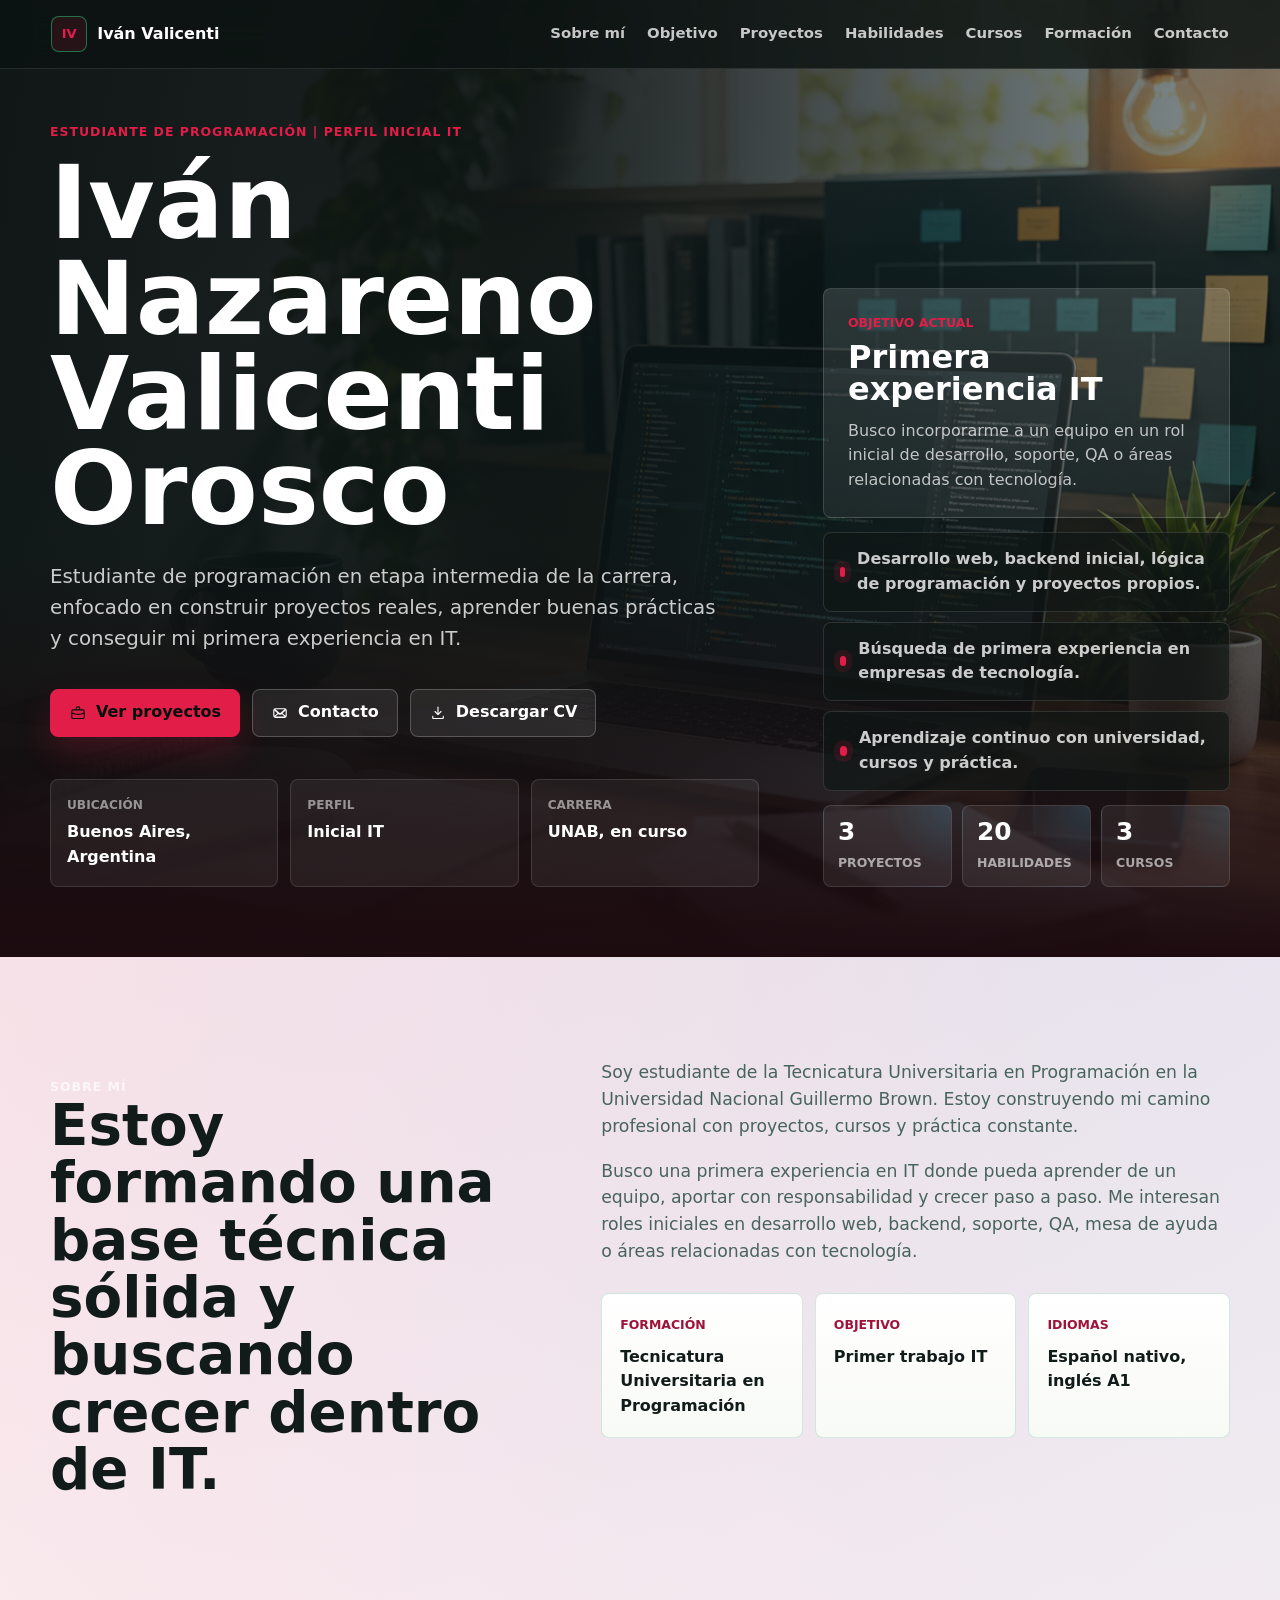
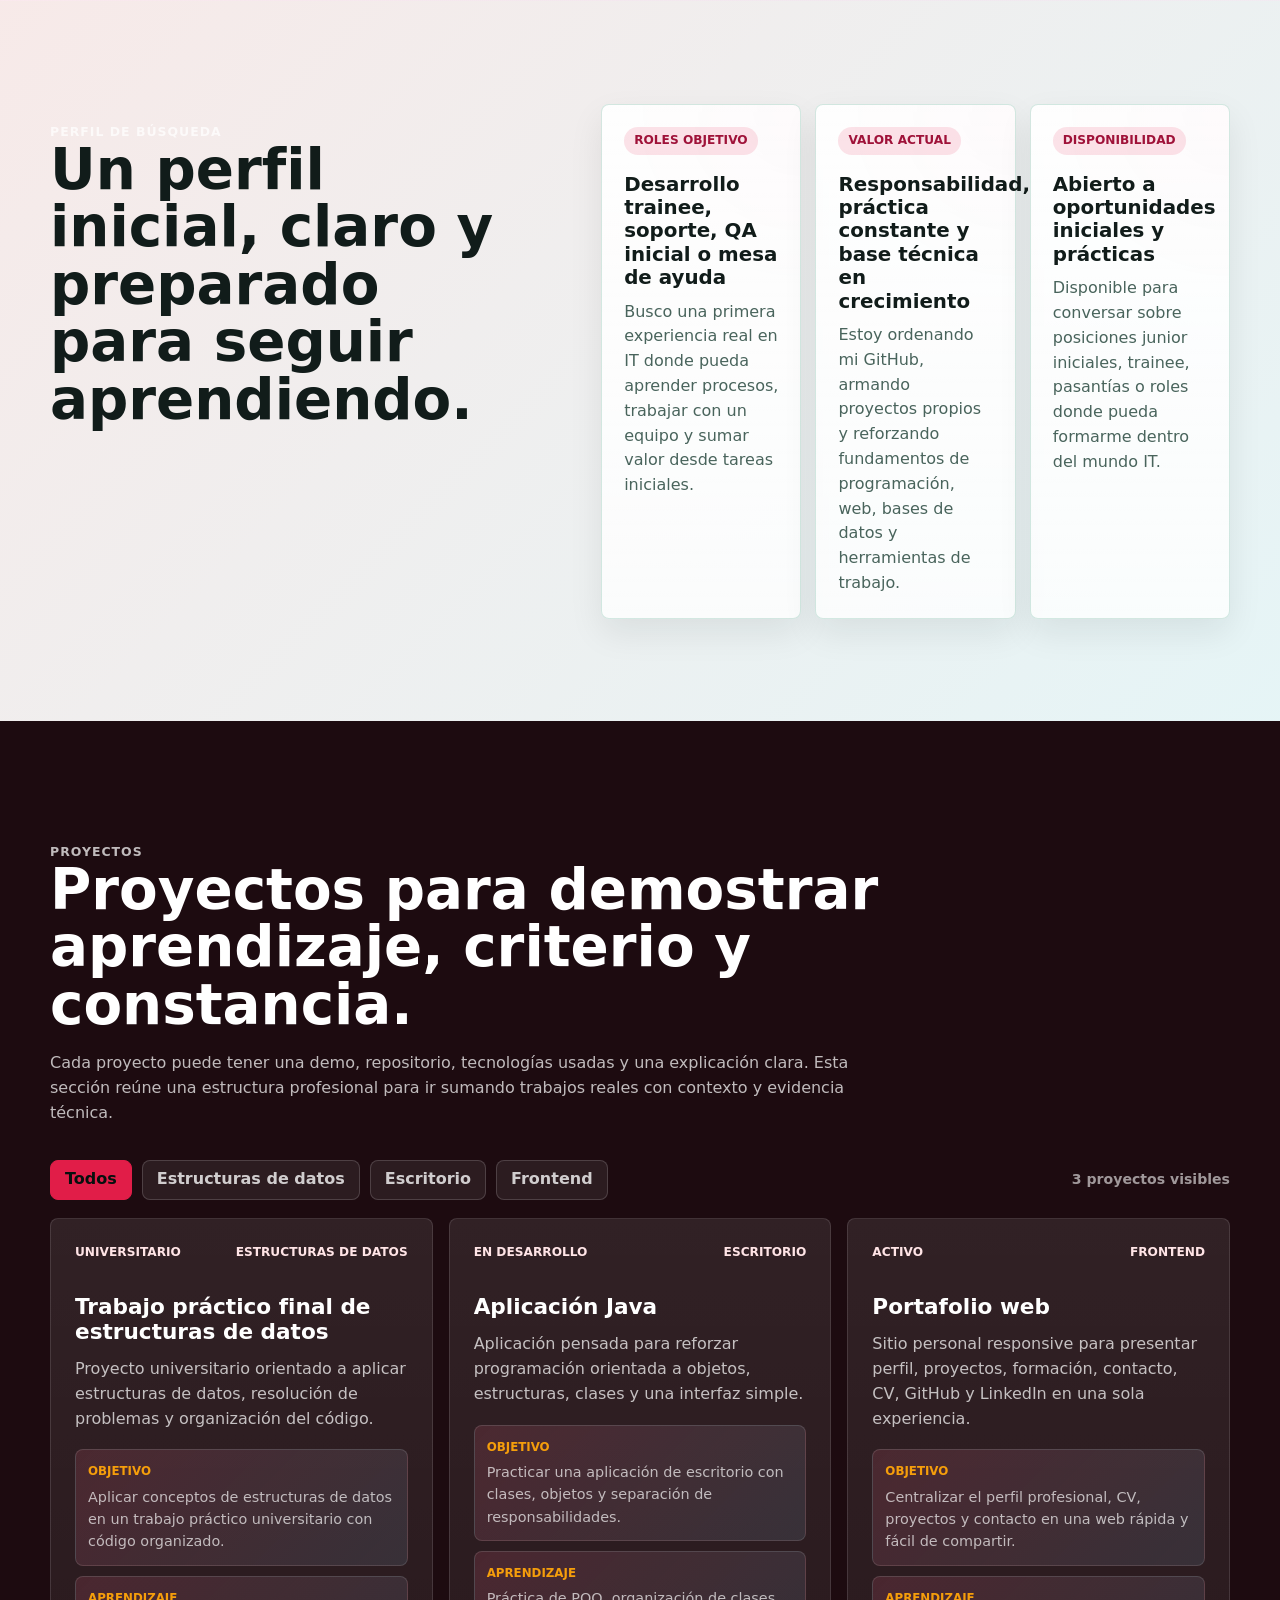
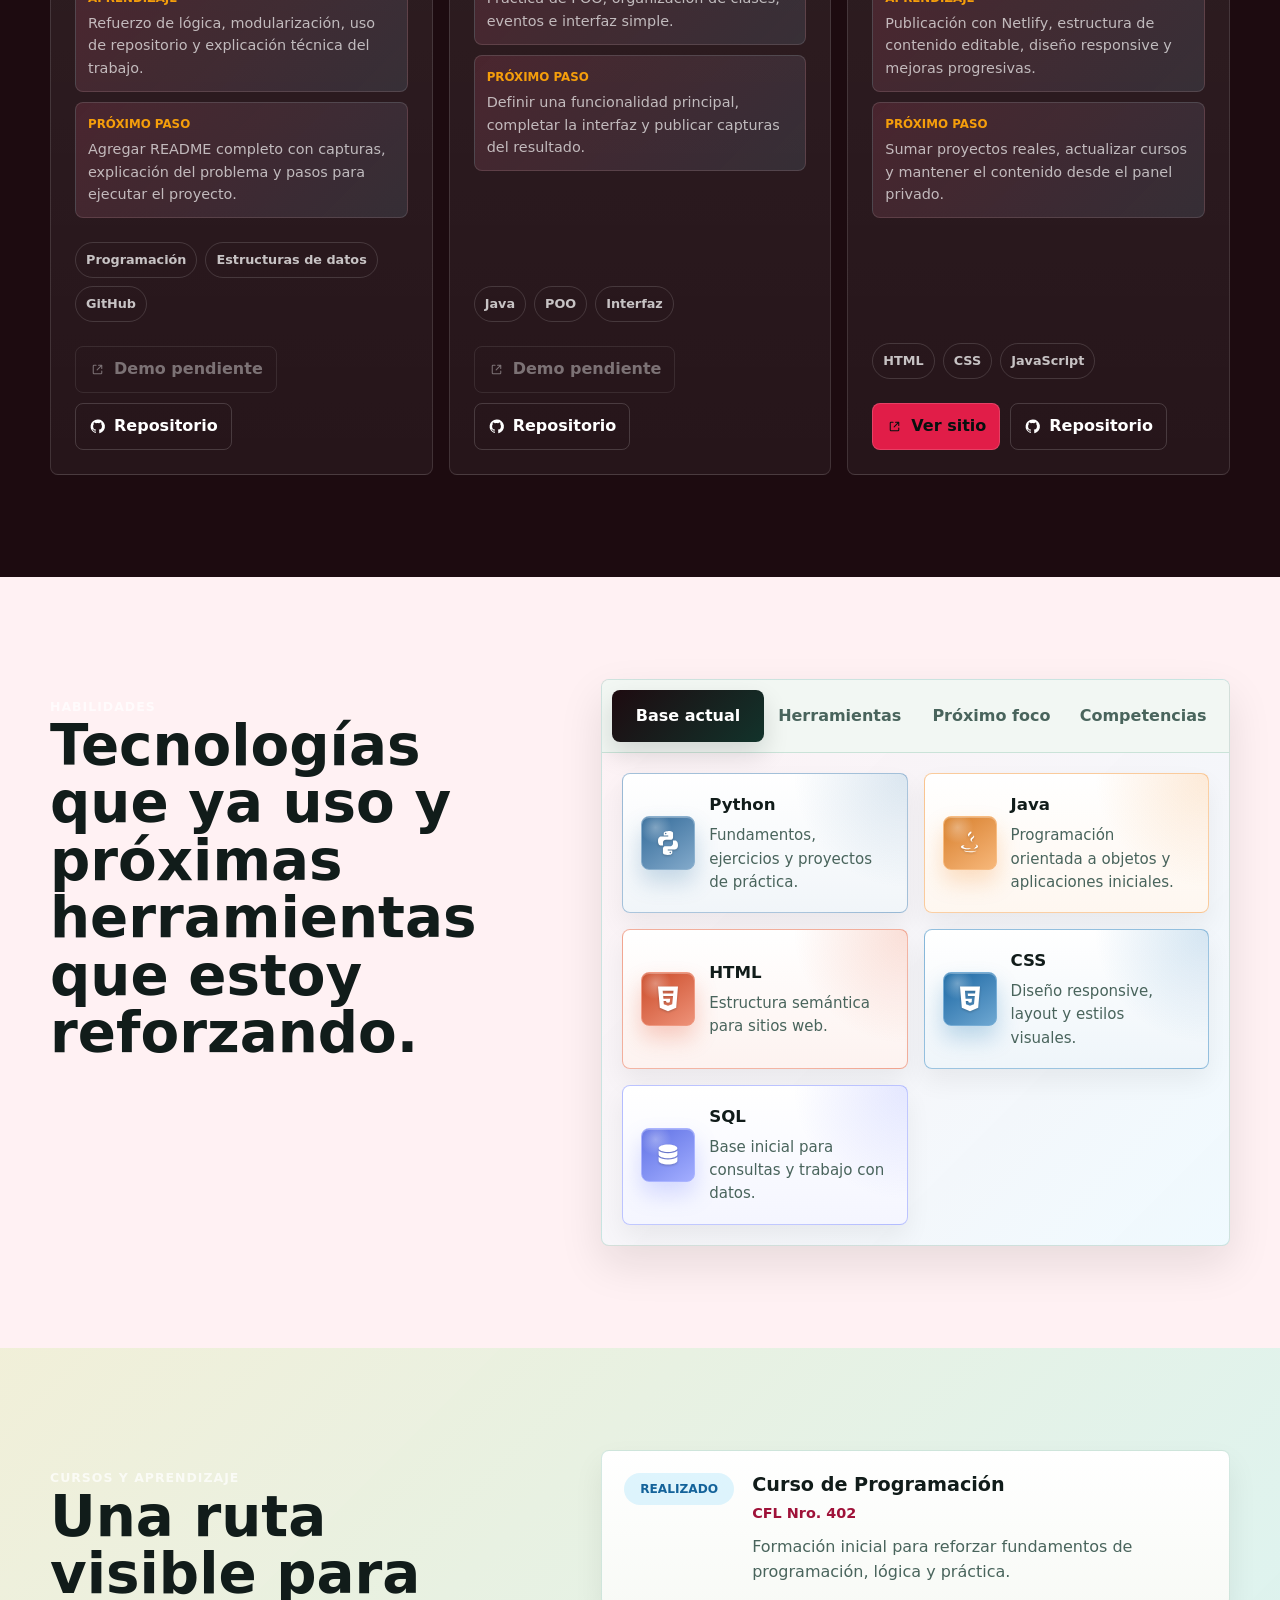
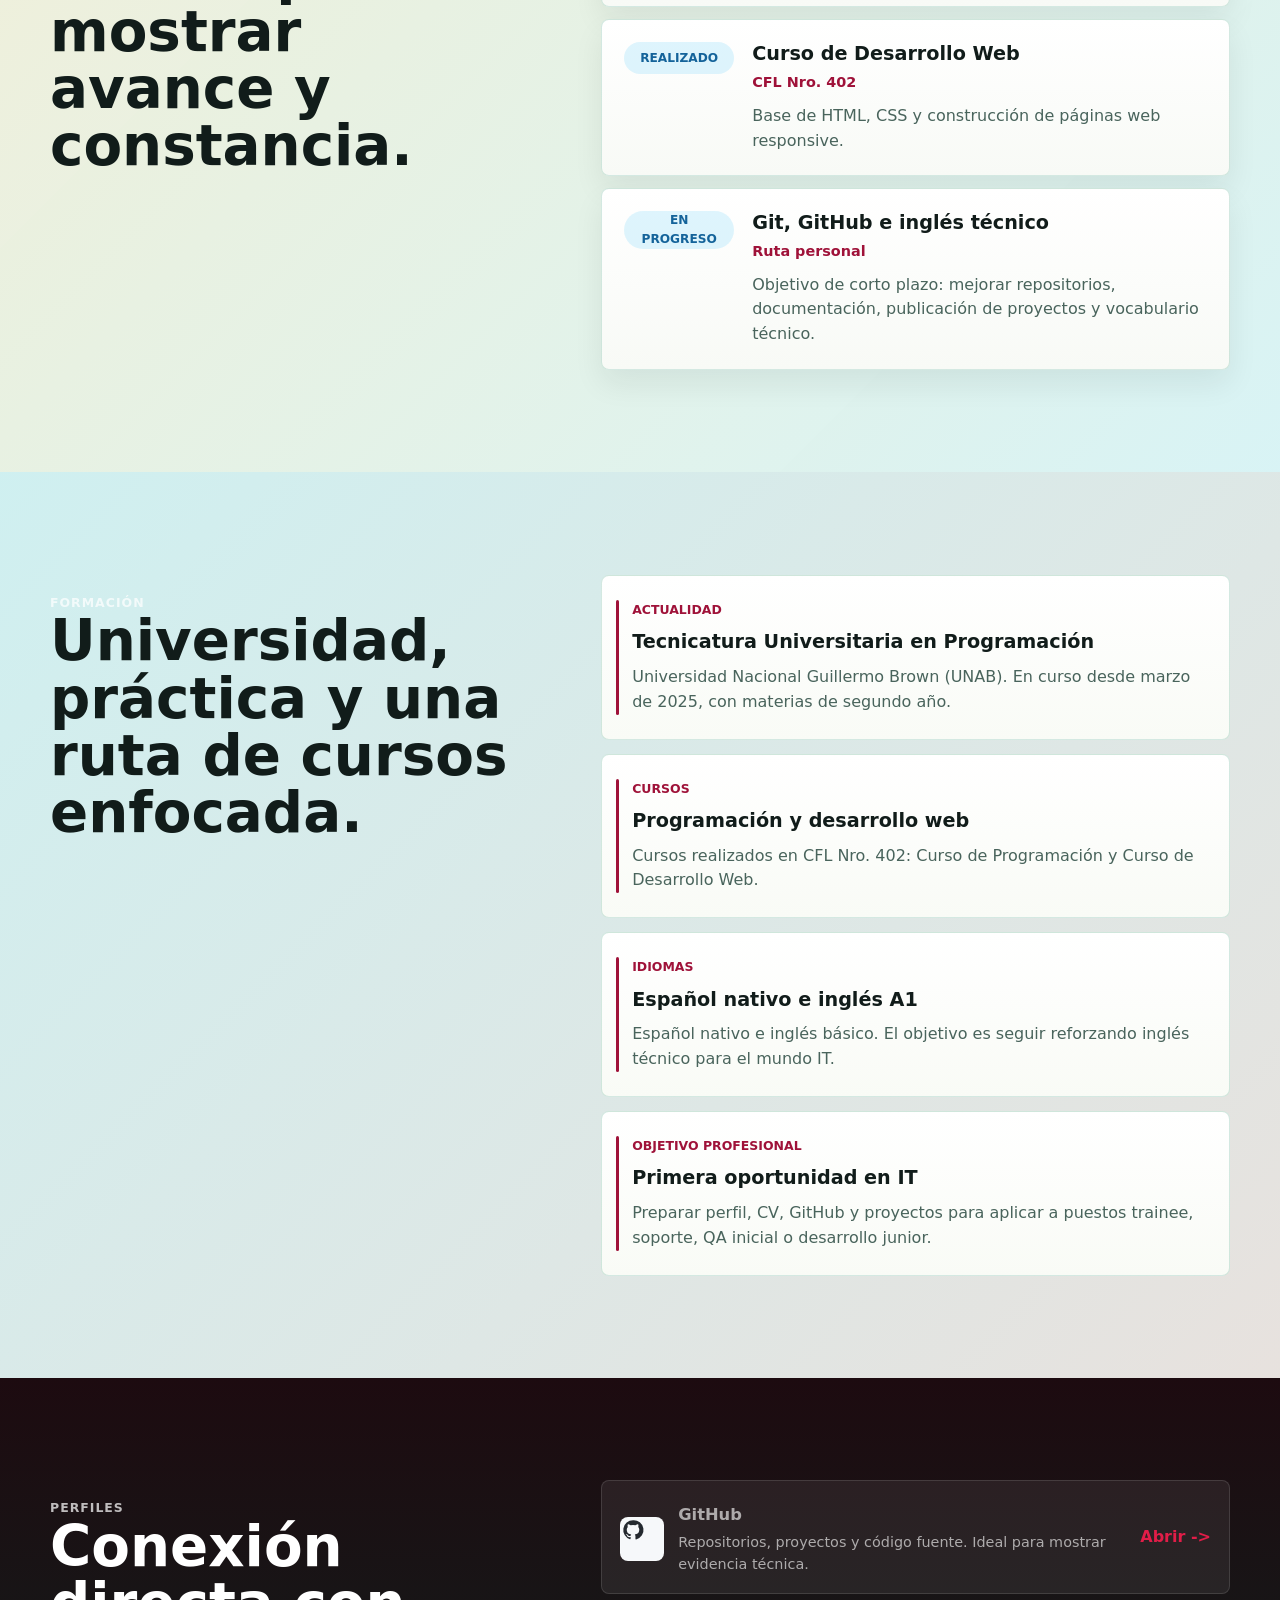
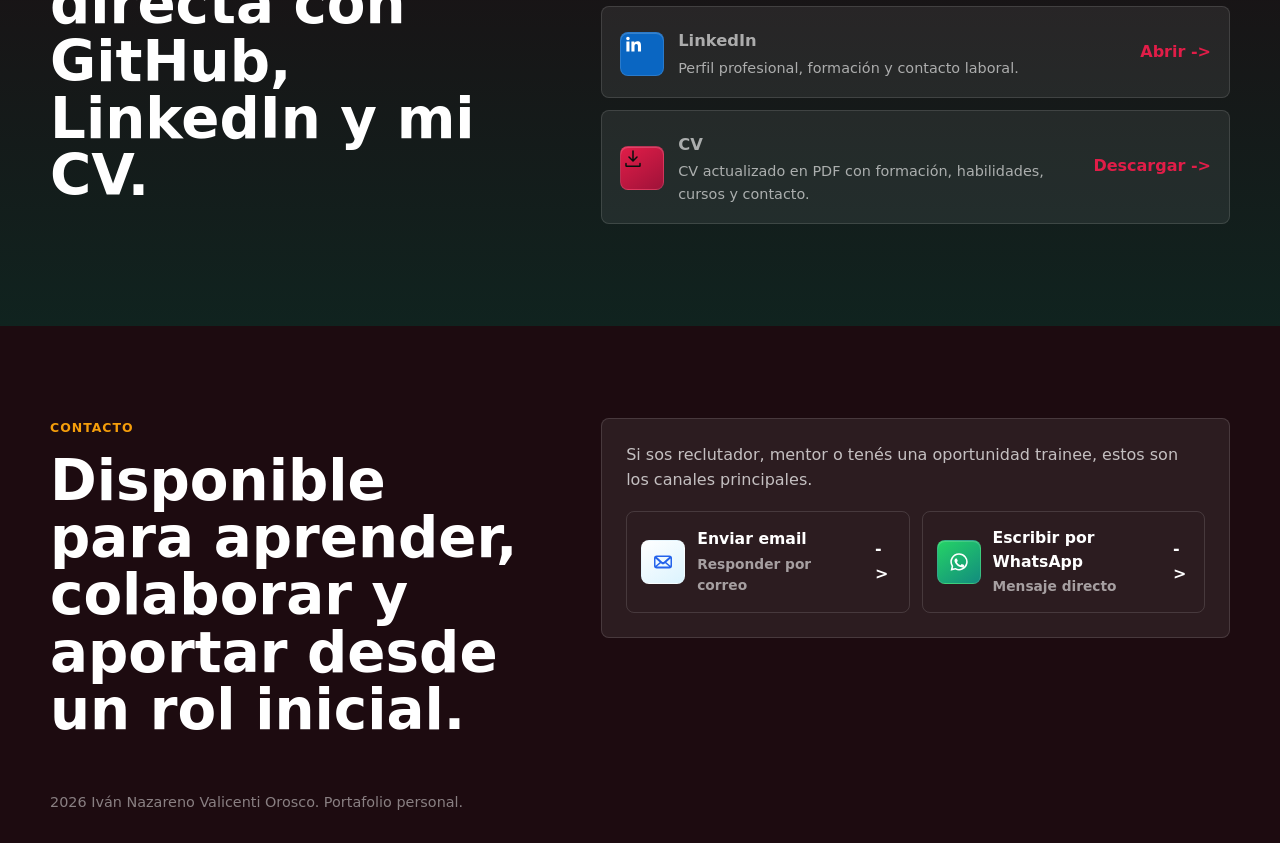
<file: index.html>
<!doctype html>
<html lang="es">
  <head>
    <meta charset="utf-8">
    <meta name="viewport" content="width=device-width, initial-scale=1">
    <title>Iván Nazareno Valicenti Orosco | Portafolio IT</title>
    <meta
      name="description"
      content="Portafolio personal de Iván Nazareno Valicenti Orosco, estudiante de programación en búsqueda de su primera oportunidad IT."
    >
    <meta property="og:title" content="Iván Valicenti | Portafolio IT">
    <meta
      property="og:description"
      content="Perfil inicial IT, proyectos, habilidades, CV y contacto profesional de Iván Nazareno Valicenti Orosco."
    >
    <meta property="og:type" content="website">
    <meta property="og:url" content="https://ivan-portafolioit.netlify.app/">
    <meta property="og:image" content="https://ivan-portafolioit.netlify.app/assets/portfolio-hero.png">
    <meta name="twitter:card" content="summary_large_image">
    <link rel="canonical" href="https://ivan-portafolioit.netlify.app/">
    <link rel="icon" href="assets/portfolio-hero.png">
    <meta name="theme-color" content="#101716">
    <link rel="stylesheet" href="styles.css?v=20260713-3">
  </head>
  <body>
    <a class="skip-link" href="#contenido">Saltar al contenido</a>

    <header class="site-header" id="inicio">
      <nav class="nav" aria-label="Navegación principal">
        <a class="brand" href="#inicio">
          <span class="brand-mark" aria-hidden="true">IV</span>
          <span>Iván Valicenti</span>
        </a>

        <button class="nav-toggle" type="button" aria-expanded="false" aria-controls="nav-menu" aria-label="Abrir menú">
          <span></span>
          <span></span>
          <span></span>
        </button>

        <div class="nav-menu" id="nav-menu">
          <a href="#sobre-mi">Sobre mí</a>
          <a href="#objetivo">Objetivo</a>
          <a href="#proyectos">Proyectos</a>
          <a href="#habilidades">Habilidades</a>
          <a href="#cursos">Cursos</a>
          <a href="#formacion">Formación</a>
          <a href="#contacto">Contacto</a>
        </div>
      </nav>

      <section class="hero" aria-label="Presentación principal">
        <div class="hero-bg" aria-hidden="true"></div>
        <div class="hero-inner">
          <div class="hero-copy reveal">
            <p class="eyebrow">Estudiante de programación | Perfil inicial IT</p>
            <h1>Iván Nazareno Valicenti Orosco</h1>
            <p class="hero-lead" id="hero-summary">
              Estudiante de programación en Buenos Aires, enfocado en construir proyectos reales,
              aprender buenas prácticas y conseguir mi primera experiencia en IT.
            </p>

            <div class="hero-actions" id="hero-actions" aria-label="Acciones principales"></div>

            <dl class="quick-facts" id="quick-facts" aria-label="Datos principales"></dl>
          </div>

          <div class="hero-panel reveal" aria-label="Estado profesional">
            <div class="status-card">
              <p class="status-label">Objetivo actual</p>
              <strong>Primera experiencia IT</strong>
              <span>Busco incorporarme a un equipo en un rol inicial de desarrollo, soporte, QA o áreas relacionadas con tecnología.</span>
            </div>
            <div class="focus-list" id="focus-list"></div>
            <div class="hero-signal" id="hero-signal" aria-label="Resumen del portafolio"></div>
          </div>
        </div>
      </section>
    </header>

    <main id="contenido">
      <section class="section about" id="sobre-mi">
        <div class="section-inner about-grid">
          <div class="section-heading reveal">
            <p class="section-kicker">Sobre mí</p>
            <h2>Estoy formando una base técnica sólida y buscando crecer dentro de IT.</h2>
          </div>
          <div class="about-content reveal">
            <p id="about-main"></p>
            <p id="about-secondary"></p>
            <div class="profile-strip" id="profile-strip"></div>
          </div>
        </div>
      </section>

      <section class="section opportunity-section" id="objetivo">
        <div class="section-inner opportunity-layout">
          <div class="section-heading reveal">
            <p class="section-kicker">Perfil de búsqueda</p>
            <h2>Un perfil inicial, claro y preparado para seguir aprendiendo.</h2>
          </div>

          <div class="opportunity-grid reveal" id="opportunity-grid"></div>
        </div>
      </section>

      <section class="section dark-band" id="proyectos">
        <div class="section-inner">
          <div class="section-heading wide reveal">
            <p class="section-kicker">Proyectos</p>
            <h2>Proyectos para demostrar aprendizaje, criterio y constancia.</h2>
            <p>
              Cada proyecto puede tener una demo, repositorio, tecnologías usadas y una explicación clara.
              Esta sección reúne una estructura profesional para ir sumando trabajos reales con contexto y evidencia técnica.
            </p>
          </div>

          <div class="project-toolbar reveal">
            <div class="project-filters" id="project-filters" aria-label="Filtrar proyectos"></div>
            <p class="project-count" id="project-count"></p>
          </div>

          <div class="project-grid" id="project-grid"></div>
        </div>
      </section>

      <section class="section" id="habilidades">
        <div class="section-inner skills-layout">
          <div class="section-heading reveal">
            <p class="section-kicker">Habilidades</p>
            <h2>Tecnologías que ya uso y próximas herramientas que estoy reforzando.</h2>
          </div>

          <div class="skill-board reveal">
            <div class="skill-tabs" role="tablist" aria-label="Categorías de habilidades" id="skill-tabs"></div>
            <div class="skill-panel" id="skill-panel"></div>
          </div>
        </div>
      </section>

      <section class="section learning-section" id="cursos">
        <div class="section-inner learning-layout">
          <div class="section-heading reveal">
            <p class="section-kicker">Cursos y aprendizaje</p>
            <h2>Una ruta visible para mostrar avance y constancia.</h2>
          </div>

          <div class="learning-list reveal" id="learning-list"></div>
        </div>
      </section>

      <section class="section muted" id="formacion">
        <div class="section-inner timeline-layout">
          <div class="section-heading reveal">
            <p class="section-kicker">Formación</p>
            <h2>Universidad, práctica y una ruta de cursos enfocada.</h2>
          </div>

          <div class="timeline reveal" id="timeline"></div>
        </div>
      </section>

      <section class="section profile-section">
        <div class="section-inner profile-grid">
          <div class="section-heading reveal">
            <p class="section-kicker">Perfiles</p>
            <h2>Conexión directa con GitHub, LinkedIn y mi CV.</h2>
          </div>

          <div class="profile-actions reveal" id="profile-actions"></div>
        </div>
      </section>
    </main>

    <footer class="footer" id="contacto">
      <div class="section-inner footer-grid">
        <div class="reveal">
          <p class="section-kicker">Contacto</p>
          <h2>Disponible para aprender, colaborar y aportar desde un rol inicial.</h2>
        </div>

        <div class="contact-card reveal">
          <p class="contact-note">
            Si sos reclutador, mentor o tenés una oportunidad trainee, estos son los canales principales.
          </p>
          <div class="contact-links" id="contact-links"></div>
        </div>
      </div>

      <div class="footer-bottom">
        <p class="copyright">
          <span id="year"></span> Iván Nazareno Valicenti Orosco. Portafolio personal.
        </p>
      </div>
    </footer>

    <script src="script.js?v=20260713-3"></script>
  </body>
</html>
</file>
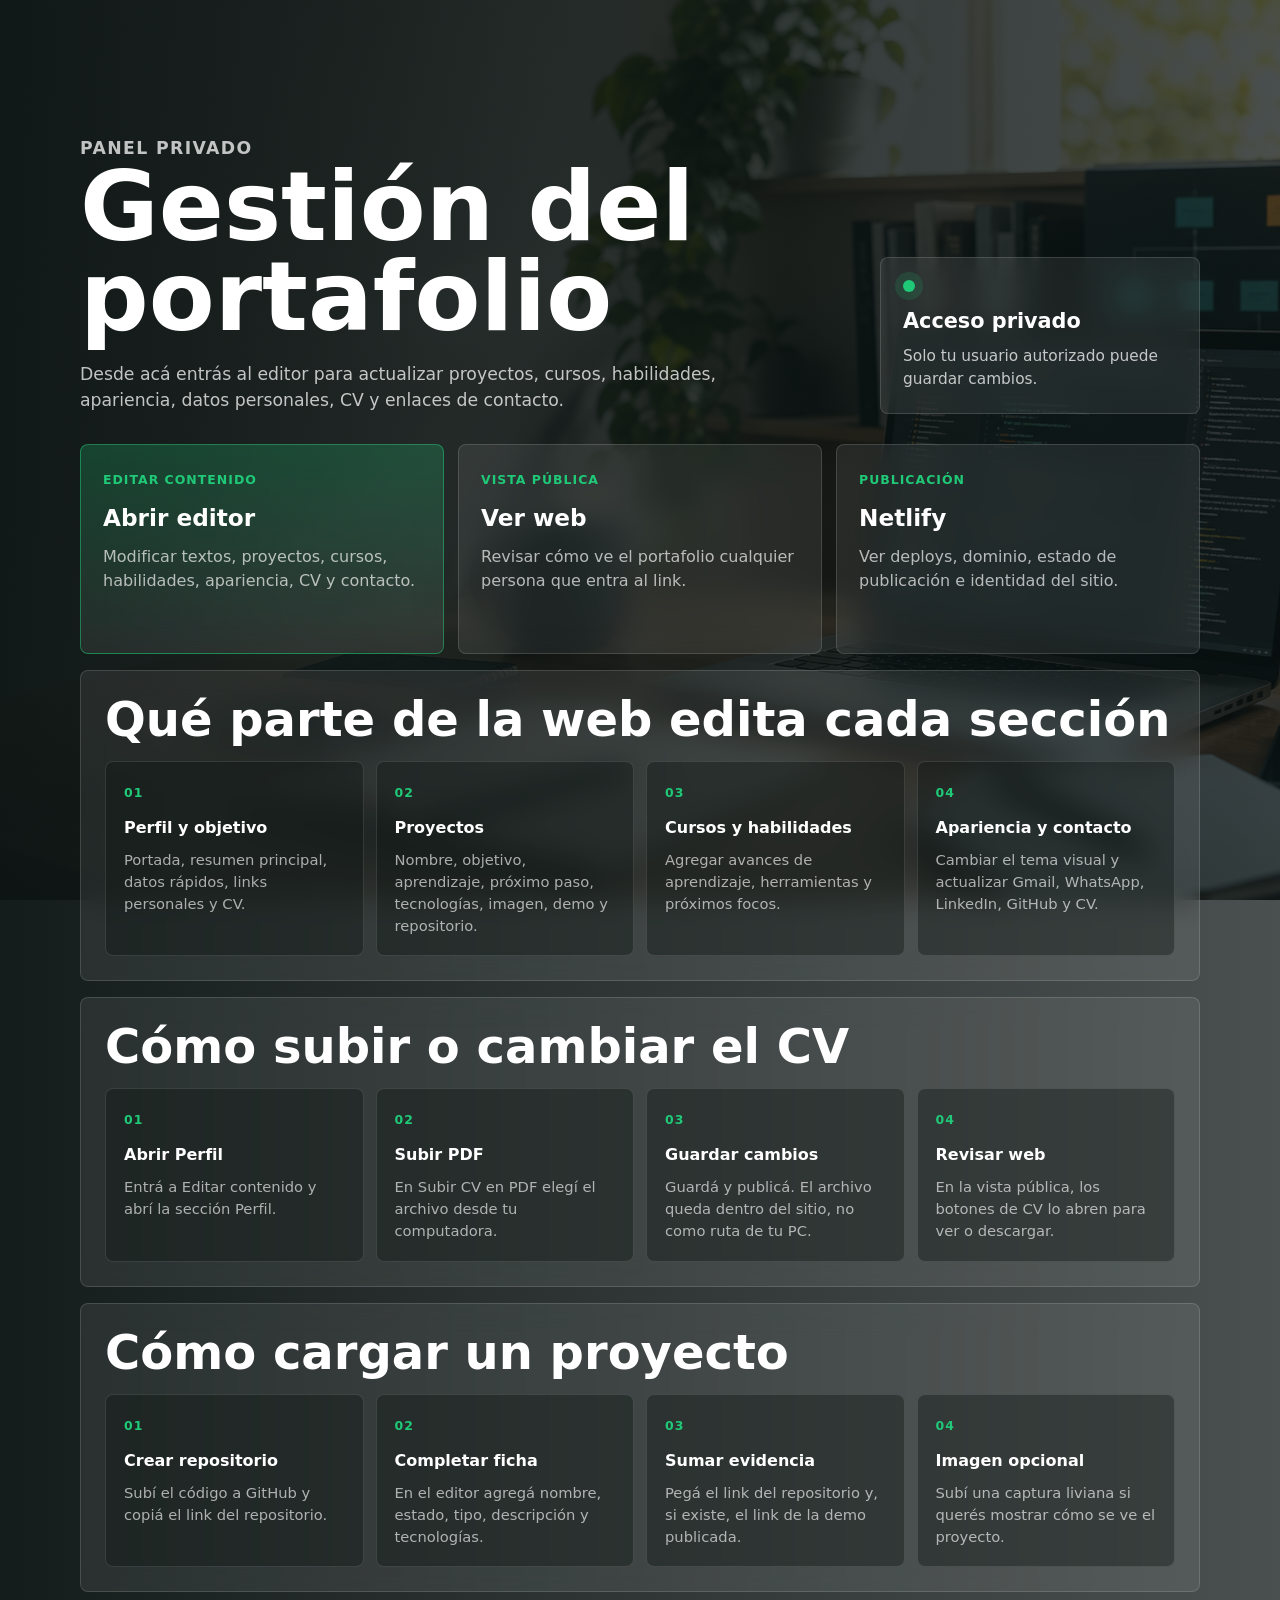
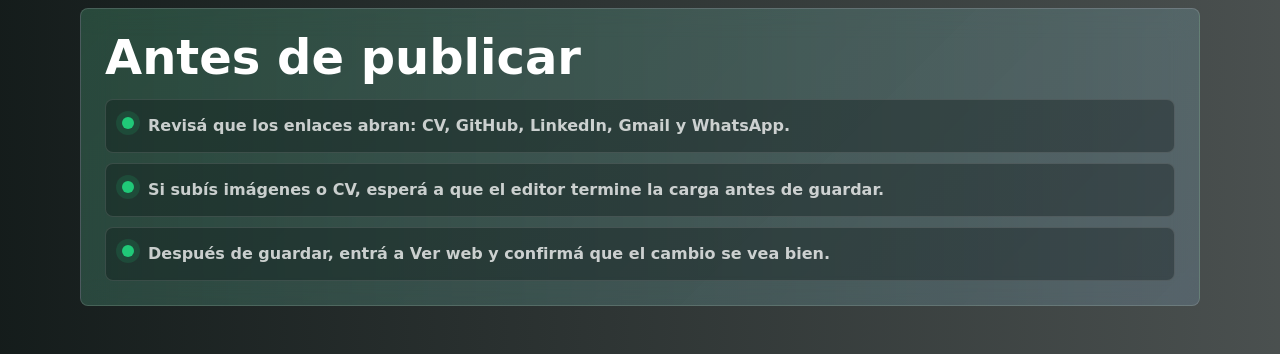
<file: admin/index.html>
<!doctype html>
<html lang="es">
  <head>
    <meta charset="utf-8">
    <meta name="viewport" content="width=device-width, initial-scale=1">
    <title>Admin | Portafolio Iván</title>
    <link rel="stylesheet" href="admin.css?v=20260713-1">
    <link rel="icon" href="../assets/portfolio-hero.png">
    <script src="https://identity.netlify.com/v1/netlify-identity-widget.js"></script>
  </head>
  <body class="admin-home">
    <main class="admin-shell">
      <section class="admin-hero" aria-label="Panel privado">
        <div>
          <p class="admin-kicker">Panel privado</p>
          <h1>Gestión del portafolio</h1>
          <p>
            Desde acá entrás al editor para actualizar proyectos, cursos, habilidades,
            apariencia, datos personales, CV y enlaces de contacto.
          </p>
        </div>

        <div class="admin-status">
          <span class="status-dot" aria-hidden="true"></span>
          <strong>Acceso privado</strong>
          <p>Solo tu usuario autorizado puede guardar cambios.</p>
        </div>
      </section>

      <section class="admin-actions" aria-label="Acciones principales">
        <a class="admin-card primary" href="cms.html">
          <span>Editar contenido</span>
          <strong>Abrir editor</strong>
          <p>Modificar textos, proyectos, cursos, habilidades, apariencia, CV y contacto.</p>
        </a>

        <a class="admin-card" href="../" target="_blank" rel="noopener noreferrer">
          <span>Vista pública</span>
          <strong>Ver web</strong>
          <p>Revisar cómo ve el portafolio cualquier persona que entra al link.</p>
        </a>

        <a class="admin-card" href="https://app.netlify.com/projects/ivan-portafolioit" target="_blank" rel="noopener noreferrer">
          <span>Publicación</span>
          <strong>Netlify</strong>
          <p>Ver deploys, dominio, estado de publicación e identidad del sitio.</p>
        </a>
      </section>

      <section class="admin-guide" aria-label="Guía rápida">
        <h2>Qué parte de la web edita cada sección</h2>
        <div class="guide-grid">
          <article>
            <span>01</span>
            <strong>Perfil y objetivo</strong>
            <p>Portada, resumen principal, datos rápidos, links personales y CV.</p>
          </article>
          <article>
            <span>02</span>
            <strong>Proyectos</strong>
            <p>Nombre, objetivo, aprendizaje, próximo paso, tecnologías, imagen, demo y repositorio.</p>
          </article>
          <article>
            <span>03</span>
            <strong>Cursos y habilidades</strong>
            <p>Agregar avances de aprendizaje, herramientas y próximos focos.</p>
          </article>
          <article>
            <span>04</span>
            <strong>Apariencia y contacto</strong>
            <p>Cambiar el tema visual y actualizar Gmail, WhatsApp, LinkedIn, GitHub y CV.</p>
          </article>
        </div>
      </section>

      <section class="admin-guide" aria-label="Guia para subir CV">
        <h2>Cómo subir o cambiar el CV</h2>
        <div class="guide-grid">
          <article>
            <span>01</span>
            <strong>Abrir Perfil</strong>
            <p>Entrá a Editar contenido y abrí la sección Perfil.</p>
          </article>
          <article>
            <span>02</span>
            <strong>Subir PDF</strong>
            <p>En Subir CV en PDF elegí el archivo desde tu computadora.</p>
          </article>
          <article>
            <span>03</span>
            <strong>Guardar cambios</strong>
            <p>Guardá y publicá. El archivo queda dentro del sitio, no como ruta de tu PC.</p>
          </article>
          <article>
            <span>04</span>
            <strong>Revisar web</strong>
            <p>En la vista pública, los botones de CV lo abren para ver o descargar.</p>
          </article>
        </div>
      </section>

      <section class="admin-guide" aria-label="Guia para cargar proyectos">
        <h2>Cómo cargar un proyecto</h2>
        <div class="guide-grid">
          <article>
            <span>01</span>
            <strong>Crear repositorio</strong>
            <p>Subí el código a GitHub y copiá el link del repositorio.</p>
          </article>
          <article>
            <span>02</span>
            <strong>Completar ficha</strong>
            <p>En el editor agregá nombre, estado, tipo, descripción y tecnologías.</p>
          </article>
          <article>
            <span>03</span>
            <strong>Sumar evidencia</strong>
            <p>Pegá el link del repositorio y, si existe, el link de la demo publicada.</p>
          </article>
          <article>
            <span>04</span>
            <strong>Imagen opcional</strong>
            <p>Subí una captura liviana si querés mostrar cómo se ve el proyecto.</p>
          </article>
        </div>
      </section>

      <section class="admin-guide checklist" aria-label="Checklist antes de publicar">
        <h2>Antes de publicar</h2>
        <ul>
          <li>Revisá que los enlaces abran: CV, GitHub, LinkedIn, Gmail y WhatsApp.</li>
          <li>Si subís imágenes o CV, esperá a que el editor termine la carga antes de guardar.</li>
          <li>Después de guardar, entrá a Ver web y confirmá que el cambio se vea bien.</li>
        </ul>
      </section>
    </main>
  </body>
</html>
</file>
<file: styles.css>
:root {
  --bg: #eefaf3;
  --paper: #ffffff;
  --ink: #111c1a;
  --muted-ink: #49645c;
  --line: rgba(18, 134, 93, 0.18);
  --dark: #0b1312;
  --dark-2: #13211f;
  --dark-3: #20312d;
  --green: #20c978;
  --green-2: #12865d;
  --mint: #c8f7dc;
  --amber: #f0b84a;
  --blue: #67b7ff;
  --rose: #ff8c7a;
  --green-rgb: 32, 201, 120;
  --blue-rgb: 103, 183, 255;
  --amber-rgb: 240, 184, 74;
  --shadow: 0 24px 70px rgba(11, 19, 18, 0.22);
  --radius: 8px;
}

* {
  box-sizing: border-box;
}

html {
  scroll-behavior: smooth;
}

body {
  margin: 0;
  color: var(--ink);
  background:
    radial-gradient(circle at 8% 4%, rgba(var(--green-rgb), 0.1), transparent 28%),
    radial-gradient(circle at 92% 12%, rgba(var(--blue-rgb), 0.12), transparent 26%),
    var(--bg);
  font-family: Inter, ui-sans-serif, system-ui, -apple-system, BlinkMacSystemFont, "Segoe UI", sans-serif;
  line-height: 1.55;
}

body.menu-open {
  overflow: hidden;
}

a {
  color: inherit;
}

button,
input,
textarea {
  font: inherit;
}

.skip-link {
  position: fixed;
  z-index: 100;
  top: 12px;
  left: 12px;
  transform: translateY(-140%);
  padding: 10px 14px;
  border-radius: var(--radius);
  background: var(--green);
  color: #07100e;
  font-weight: 800;
}

.skip-link:focus {
  transform: translateY(0);
}

.site-header {
  min-height: 100vh;
  background: var(--dark);
  color: #fff;
}

.nav {
  position: fixed;
  z-index: 50;
  top: 0;
  left: 0;
  width: 100%;
  display: flex;
  align-items: center;
  justify-content: space-between;
  gap: 24px;
  padding: 16px clamp(18px, 4vw, 54px);
  border-bottom: 1px solid rgba(255, 255, 255, 0.11);
  background: rgba(11, 19, 18, 0.82);
  backdrop-filter: blur(18px);
}

.brand {
  display: inline-flex;
  align-items: center;
  gap: 10px;
  color: #fff;
  font-weight: 850;
  text-decoration: none;
}

.brand-mark {
  display: inline-grid;
  width: 36px;
  height: 36px;
  place-items: center;
  border: 1px solid rgba(30, 209, 126, 0.5);
  border-radius: 8px;
  background: rgba(var(--green-rgb), 0.12);
  color: var(--green);
  font-size: 0.82rem;
}

.nav-menu {
  display: flex;
  align-items: center;
  gap: 22px;
}

.nav-menu a {
  color: rgba(255, 255, 255, 0.76);
  font-size: 0.93rem;
  font-weight: 750;
  text-decoration: none;
}

.nav-menu a:hover,
.nav-menu a:focus-visible {
  color: #fff;
}

.nav-toggle {
  display: none;
  width: 44px;
  height: 44px;
  padding: 0;
  border: 1px solid rgba(255, 255, 255, 0.18);
  border-radius: var(--radius);
  background: rgba(255, 255, 255, 0.08);
  cursor: pointer;
}

.nav-toggle span {
  display: block;
  width: 18px;
  height: 2px;
  margin: 4px auto;
  border-radius: 999px;
  background: #fff;
  transition: transform 180ms ease, opacity 180ms ease;
}

.nav-toggle[aria-expanded="true"] span:nth-child(1) {
  transform: translateY(6px) rotate(45deg);
}

.nav-toggle[aria-expanded="true"] span:nth-child(2) {
  opacity: 0;
}

.nav-toggle[aria-expanded="true"] span:nth-child(3) {
  transform: translateY(-6px) rotate(-45deg);
}

.hero {
  position: relative;
  min-height: 100vh;
  overflow: hidden;
  isolation: isolate;
}

.hero-bg {
  position: absolute;
  inset: 0;
  z-index: -2;
  background:
    linear-gradient(90deg, rgba(11, 19, 18, 0.97) 0%, rgba(11, 19, 18, 0.9) 44%, rgba(11, 19, 18, 0.44) 100%),
    linear-gradient(140deg, rgba(var(--green-rgb), 0.16), rgba(var(--blue-rgb), 0.1) 48%, rgba(var(--amber-rgb), 0.08)),
    url("assets/portfolio-hero.png") center right / cover no-repeat;
}

.hero::after {
  content: "";
  position: absolute;
  inset: auto 0 0;
  z-index: -1;
  height: 42%;
  background: linear-gradient(0deg, var(--dark) 0%, rgba(11, 19, 18, 0) 100%);
}

.hero-inner {
  width: min(1180px, calc(100% - 40px));
  min-height: 100vh;
  margin: 0 auto;
  display: grid;
  grid-template-columns: minmax(0, 1.08fr) minmax(320px, 0.62fr);
  gap: clamp(28px, 5vw, 76px);
  align-items: end;
  padding: 122px 0 70px;
}

.eyebrow,
.section-kicker {
  margin: 0 0 14px;
  color: var(--green);
  font-size: 0.78rem;
  font-weight: 850;
  letter-spacing: 0.08em;
  text-transform: uppercase;
}

.hero h1 {
  max-width: 780px;
  margin: 0;
  font-size: clamp(3.2rem, 8vw, 6.8rem);
  line-height: 0.93;
  letter-spacing: 0;
}

.hero-lead {
  max-width: 680px;
  margin: 26px 0 0;
  color: rgba(255, 255, 255, 0.78);
  font-size: clamp(1.04rem, 2vw, 1.24rem);
}

.hero-actions {
  display: flex;
  flex-wrap: wrap;
  gap: 12px;
  margin-top: 34px;
}

.btn {
  display: inline-flex;
  align-items: center;
  justify-content: center;
  gap: 9px;
  min-height: 48px;
  padding: 0 18px;
  border: 1px solid rgba(255, 255, 255, 0.22);
  border-radius: var(--radius);
  color: #fff;
  font-weight: 850;
  text-decoration: none;
  transition: transform 180ms ease, background 180ms ease, border-color 180ms ease;
}

.link-icon,
.project-link-icon {
  display: inline-grid;
  flex: 0 0 auto;
  place-items: center;
}

.link-icon svg {
  width: 18px;
  height: 18px;
  fill: currentColor;
}

.project-link-icon svg {
  width: 17px;
  height: 17px;
  fill: currentColor;
}

.btn:hover,
.btn:focus-visible {
  transform: translateY(-2px);
}

.btn.primary {
  border-color: var(--green);
  background: var(--green);
  color: #04100c;
  box-shadow: 0 14px 32px rgba(var(--green-rgb), 0.2);
}

.btn.primary:hover,
.btn.primary:focus-visible {
  background: var(--mint);
}

.btn.ghost {
  background: rgba(255, 255, 255, 0.08);
}

.btn.dark {
  border-color: var(--dark);
  background: var(--dark);
  color: #fff;
}

.btn.disabled {
  cursor: not-allowed;
  opacity: 0.55;
  pointer-events: none;
}

.quick-facts {
  display: grid;
  grid-template-columns: repeat(3, minmax(0, 1fr));
  gap: 12px;
  max-width: 720px;
  margin: 42px 0 0;
}

.quick-facts div {
  padding: 16px;
  border: 1px solid rgba(255, 255, 255, 0.12);
  border-radius: var(--radius);
  background: rgba(255, 255, 255, 0.06);
}

.quick-facts dt {
  color: rgba(255, 255, 255, 0.52);
  font-size: 0.76rem;
  font-weight: 800;
  text-transform: uppercase;
}

.quick-facts dd {
  margin: 6px 0 0;
  color: #fff;
  font-weight: 800;
}

.hero-panel {
  display: grid;
  gap: 14px;
}

.status-card,
.focus-item,
.project-card,
.skill-board,
.timeline-item,
.contact-card {
  border: 1px solid var(--line);
  border-radius: var(--radius);
}

.status-card {
  padding: 24px;
  background: linear-gradient(180deg, rgba(255, 255, 255, 0.12), rgba(255, 255, 255, 0.06));
  border-color: rgba(255, 255, 255, 0.14);
  box-shadow: var(--shadow);
}

.status-label {
  margin: 0 0 8px;
  color: var(--green);
  font-size: 0.78rem;
  font-weight: 850;
  text-transform: uppercase;
}

.status-card strong {
  display: block;
  font-size: 2rem;
  line-height: 1;
}

.status-card span {
  display: block;
  margin-top: 14px;
  color: rgba(255, 255, 255, 0.72);
}

.focus-list {
  display: grid;
  gap: 10px;
}

.focus-item {
  display: flex;
  align-items: center;
  gap: 12px;
  min-height: 62px;
  padding: 14px 16px;
  border-color: rgba(255, 255, 255, 0.12);
  background: rgba(16, 23, 22, 0.68);
}

.focus-dot {
  width: 10px;
  height: 10px;
  border-radius: 999px;
  background: var(--green);
  box-shadow: 0 0 0 6px rgba(var(--green-rgb), 0.13);
}

.focus-item span {
  color: rgba(255, 255, 255, 0.78);
  font-weight: 750;
}

.hero-signal {
  display: grid;
  grid-template-columns: repeat(3, minmax(0, 1fr));
  gap: 10px;
}

.signal-pill {
  min-height: 82px;
  padding: 14px;
  border: 1px solid rgba(255, 255, 255, 0.12);
  border-radius: var(--radius);
  background:
    radial-gradient(circle at 100% 0%, rgba(var(--blue-rgb), 0.14), transparent 42%),
    rgba(255, 255, 255, 0.07);
}

.signal-pill strong {
  display: block;
  color: #ffffff;
  font-size: 1.55rem;
  line-height: 1;
}

.signal-pill span {
  display: block;
  margin-top: 8px;
  color: rgba(255, 255, 255, 0.6);
  font-size: 0.78rem;
  font-weight: 850;
  text-transform: uppercase;
}

.section {
  padding: clamp(64px, 8vw, 110px) 0;
}

.section-inner {
  width: min(1180px, calc(100% - 40px));
  margin: 0 auto;
}

.section-heading {
  max-width: 620px;
}

.section-heading.wide {
  max-width: 830px;
  margin-bottom: 34px;
}

.section-heading h2,
.footer h2 {
  margin: 0;
  font-size: clamp(2.1rem, 4.4vw, 4rem);
  line-height: 1.02;
  letter-spacing: 0;
}

.section-heading p {
  margin: 18px 0 0;
  color: rgba(255, 255, 255, 0.72);
}

.about-grid,
.opportunity-layout,
.learning-layout,
.skills-layout,
.timeline-layout,
.profile-grid,
.footer-grid {
  display: grid;
  grid-template-columns: minmax(0, 0.86fr) minmax(0, 1.14fr);
  gap: clamp(30px, 6vw, 80px);
  align-items: start;
}

.about-content p {
  margin: 0;
  color: var(--muted-ink);
  font-size: 1.08rem;
}

.about-content p + p {
  margin-top: 18px;
}

.profile-strip {
  display: grid;
  grid-template-columns: repeat(3, minmax(0, 1fr));
  gap: 12px;
  margin-top: 28px;
}

.strip-item {
  min-height: 108px;
  padding: 18px;
  border: 1px solid var(--line);
  border-radius: var(--radius);
  background: linear-gradient(180deg, #fff, #f8faf6);
}

.strip-item span {
  color: var(--green-2);
  font-size: 0.78rem;
  font-weight: 850;
  text-transform: uppercase;
}

.strip-item strong {
  display: block;
  margin-top: 8px;
  font-size: 1rem;
}

.opportunity-section {
  background:
    linear-gradient(135deg, rgba(var(--green-rgb), 0.08), rgba(var(--blue-rgb), 0.1)),
    #f9fbf6;
}

.opportunity-grid {
  display: grid;
  grid-template-columns: repeat(3, minmax(0, 1fr));
  gap: 14px;
}

.opportunity-card {
  min-height: 250px;
  padding: 22px;
  border: 1px solid var(--line);
  border-radius: var(--radius);
  background:
    linear-gradient(180deg, rgba(255, 255, 255, 0.92), rgba(255, 255, 255, 0.78)),
    radial-gradient(circle at 100% 0%, rgba(var(--green-rgb), 0.16), transparent 34%);
  box-shadow: 0 14px 34px rgba(16, 23, 22, 0.08);
}

.opportunity-card span {
  display: inline-flex;
  min-height: 28px;
  align-items: center;
  padding: 0 10px;
  border-radius: 999px;
  background: rgba(var(--green-rgb), 0.12);
  color: var(--green-2);
  font-size: 0.76rem;
  font-weight: 850;
  text-transform: uppercase;
}

.opportunity-card h3 {
  margin: 18px 0 10px;
  font-size: 1.24rem;
  line-height: 1.18;
}

.opportunity-card p {
  margin: 0;
  color: var(--muted-ink);
}

.dark-band,
.profile-section,
.footer {
  background: var(--dark);
  color: #fff;
}

.project-toolbar {
  display: flex;
  align-items: center;
  justify-content: space-between;
  gap: 16px;
  margin: 0 0 18px;
}

.project-filters {
  display: flex;
  flex-wrap: wrap;
  gap: 10px;
}

.project-filter {
  min-height: 40px;
  padding: 0 14px;
  border: 1px solid rgba(255, 255, 255, 0.16);
  border-radius: var(--radius);
  background: rgba(255, 255, 255, 0.07);
  color: rgba(255, 255, 255, 0.78);
  font-weight: 850;
  cursor: pointer;
  transition: transform 180ms ease, background 180ms ease, color 180ms ease, border-color 180ms ease;
}

.project-filter:hover,
.project-filter:focus-visible {
  transform: translateY(-2px);
  border-color: rgba(var(--green-rgb), 0.48);
  color: #ffffff;
}

.project-filter[aria-pressed="true"] {
  border-color: var(--green);
  background: var(--green);
  color: #07100e;
}

.project-count {
  margin: 0;
  color: rgba(255, 255, 255, 0.58);
  font-size: 0.88rem;
  font-weight: 800;
}

.project-grid {
  display: grid;
  grid-template-columns: repeat(3, minmax(0, 1fr));
  gap: 16px;
}

.project-card {
  position: relative;
  display: flex;
  min-height: 410px;
  overflow: hidden;
  flex-direction: column;
  padding: 24px;
  border-color: rgba(255, 255, 255, 0.12);
  background: linear-gradient(180deg, rgba(255, 255, 255, 0.09), rgba(255, 255, 255, 0.045));
  transition: transform 180ms ease, border-color 180ms ease, background 180ms ease;
}

.project-card:hover {
  transform: translateY(-6px);
  border-color: rgba(var(--green-rgb), 0.44);
  background: linear-gradient(180deg, rgba(var(--green-rgb), 0.12), rgba(var(--blue-rgb), 0.05));
}

.project-card.is-hidden {
  display: none;
}

.project-status {
  display: flex;
  justify-content: space-between;
  gap: 12px;
  color: var(--mint);
  font-size: 0.76rem;
  font-weight: 850;
  text-transform: uppercase;
}

.project-card h3 {
  margin: 34px 0 12px;
  font-size: 1.35rem;
  line-height: 1.15;
}

.project-image {
  overflow: hidden;
  margin: 0 0 16px;
  border: 1px solid rgba(255, 255, 255, 0.13);
  border-radius: 8px;
  aspect-ratio: 16 / 9;
  background: rgba(255, 255, 255, 0.08);
}

.project-image img {
  display: block;
  width: 100%;
  height: 100%;
  object-fit: cover;
}

.project-card p {
  margin: 0;
  color: rgba(255, 255, 255, 0.72);
}

.project-details {
  display: grid;
  gap: 10px;
  margin-top: 18px;
}

.project-detail {
  padding: 12px;
  border: 1px solid rgba(255, 255, 255, 0.12);
  border-radius: var(--radius);
  background:
    linear-gradient(135deg, rgba(var(--green-rgb), 0.11), rgba(var(--blue-rgb), 0.06)),
    rgba(255, 255, 255, 0.055);
}

.project-detail span {
  display: block;
  margin-bottom: 5px;
  color: var(--amber);
  font-size: 0.74rem;
  font-weight: 850;
  text-transform: uppercase;
}

.project-detail p {
  color: rgba(255, 255, 255, 0.68);
  font-size: 0.9rem;
}

.tag-list {
  display: flex;
  flex-wrap: wrap;
  gap: 8px;
  margin: auto 0 24px;
  padding: 24px 0 0;
  list-style: none;
}

.tag-list li {
  padding: 7px 10px;
  border: 1px solid rgba(255, 255, 255, 0.14);
  border-radius: 999px;
  color: rgba(255, 255, 255, 0.74);
  font-size: 0.8rem;
  font-weight: 800;
}

.project-links {
  display: flex;
  flex-wrap: wrap;
  gap: 10px;
}

.project-links a {
  display: inline-flex;
  align-items: center;
  gap: 8px;
  min-height: 42px;
  padding: 10px 13px;
  border: 1px solid rgba(255, 255, 255, 0.16);
  border-radius: var(--radius);
  color: #fff;
  font-weight: 850;
  text-decoration: none;
}

.project-links a:first-child {
  background: var(--green);
  color: #07100e;
}

.project-links a.disabled,
.project-links a.disabled:first-child {
  cursor: not-allowed;
  opacity: 0.56;
  pointer-events: none;
  background: transparent;
  color: rgba(255, 255, 255, 0.7);
}

.muted {
  background:
    linear-gradient(135deg, rgba(var(--blue-rgb), 0.14), rgba(var(--green-rgb), 0.1)),
    #e8f8ef;
}

.skill-board {
  overflow: hidden;
  background:
    linear-gradient(135deg, rgba(var(--green-rgb), 0.06), rgba(var(--blue-rgb), 0.08)),
    var(--paper);
  box-shadow: 0 18px 44px rgba(16, 23, 22, 0.1);
}

.skill-tabs {
  display: flex;
  gap: 0;
  padding: 10px;
  border-bottom: 1px solid var(--line);
  background: #f2f7f3;
}

.skill-tab {
  flex: 1;
  min-height: 52px;
  border: 0;
  border-radius: 8px;
  background: transparent;
  color: var(--muted-ink);
  font-weight: 850;
  cursor: pointer;
  transition: color 180ms ease, background 180ms ease, box-shadow 180ms ease;
}

.skill-tab:last-child {
  border-right: 0;
}

.skill-tab[aria-selected="true"] {
  background: linear-gradient(135deg, var(--dark), #12332b);
  color: #fff;
  box-shadow: 0 12px 26px rgba(16, 23, 22, 0.14);
}

.skill-panel {
  display: grid;
  grid-template-columns: repeat(2, minmax(0, 1fr));
  gap: 16px;
  padding: 20px;
}

.skill-item {
  position: relative;
  display: grid;
  grid-template-columns: auto 1fr;
  gap: 14px;
  align-items: center;
  min-height: 116px;
  overflow: hidden;
  padding: 18px;
  border: 1px solid color-mix(in srgb, var(--skill-accent) 42%, transparent);
  border-radius: var(--radius);
  background:
    radial-gradient(circle at 100% 0%, color-mix(in srgb, var(--skill-accent) 18%, transparent), transparent 36%),
    linear-gradient(180deg, #fff, color-mix(in srgb, var(--skill-accent) 7%, #fff));
  box-shadow: 0 12px 26px rgba(16, 23, 22, 0.06);
  transition: transform 180ms ease, border-color 180ms ease, box-shadow 180ms ease;
}

.skill-item:hover {
  transform: translateY(-4px);
  border-color: color-mix(in srgb, var(--skill-accent) 72%, transparent);
  box-shadow:
    0 18px 36px rgba(16, 23, 22, 0.11),
    0 0 0 4px color-mix(in srgb, var(--skill-accent) 12%, transparent);
}

.skill-icon {
  display: grid;
  width: 54px;
  height: 54px;
  place-items: center;
  border-radius: 8px;
  border: 1px solid color-mix(in srgb, var(--skill-accent) 58%, #ffffff);
  background:
    radial-gradient(circle at 26% 20%, rgba(255, 255, 255, 0.32), transparent 28%),
    linear-gradient(145deg, color-mix(in srgb, var(--skill-accent) 88%, #111c1a), color-mix(in srgb, var(--skill-accent) 62%, #ffffff));
  color: #ffffff;
  box-shadow:
    inset 0 1px 0 rgba(255, 255, 255, 0.3),
    0 12px 22px color-mix(in srgb, var(--skill-accent) 26%, transparent);
}

.skill-icon svg {
  width: 30px;
  height: 30px;
  fill: currentColor;
  filter: drop-shadow(0 1px 1px rgba(0, 0, 0, 0.22));
}

.skill-copy {
  display: grid;
  gap: 6px;
}

.skill-item strong {
  display: block;
  margin-bottom: 0;
  color: var(--ink);
  font-size: 1.04rem;
}

.skill-copy span {
  color: var(--muted-ink);
  font-size: 0.94rem;
}

.learning-section {
  background:
    linear-gradient(135deg, rgba(var(--amber-rgb), 0.12), rgba(var(--blue-rgb), 0.13)),
    #f0fbf5;
}

.learning-list {
  display: grid;
  gap: 12px;
}

.learning-item {
  display: grid;
  grid-template-columns: minmax(110px, 0.24fr) 1fr;
  gap: 18px;
  align-items: start;
  min-height: 132px;
  padding: 22px;
  border: 1px solid var(--line);
  border-radius: var(--radius);
  background:
    linear-gradient(180deg, #ffffff, #f8faf6),
    radial-gradient(circle at 100% 0%, rgba(var(--blue-rgb), 0.18), transparent 30%);
  box-shadow: 0 14px 30px rgba(16, 23, 22, 0.07);
}

.learning-item > span {
  display: inline-flex;
  min-height: 32px;
  align-items: center;
  justify-content: center;
  padding: 0 11px;
  border-radius: 999px;
  background: rgba(var(--blue-rgb), 0.16);
  color: #14639a;
  font-size: 0.76rem;
  font-weight: 850;
  text-align: center;
  text-transform: uppercase;
}

.learning-item h3 {
  margin: 0;
  font-size: 1.2rem;
  line-height: 1.2;
}

.learning-item strong {
  display: block;
  margin-top: 6px;
  color: var(--green-2);
  font-size: 0.9rem;
}

.learning-item p {
  margin: 10px 0 0;
  color: var(--muted-ink);
}

.timeline {
  display: grid;
  gap: 14px;
}

.timeline-item {
  position: relative;
  padding: 24px 24px 24px 30px;
  background: linear-gradient(180deg, #fff, #f9fbf6);
}

.timeline-item::before {
  content: "";
  position: absolute;
  top: 24px;
  bottom: 24px;
  left: 14px;
  width: 3px;
  border-radius: 999px;
  background: var(--green-2);
}

.timeline-item span {
  display: block;
  color: var(--green-2);
  font-size: 0.78rem;
  font-weight: 850;
  text-transform: uppercase;
}

.timeline-item h3 {
  margin: 8px 0 8px;
  font-size: 1.2rem;
}

.timeline-item p {
  margin: 0;
  color: var(--muted-ink);
}

.profile-section {
  background: linear-gradient(180deg, var(--dark) 0%, #10231f 100%);
}

.profile-actions {
  display: grid;
  gap: 12px;
}

.profile-action {
  display: grid;
  grid-template-columns: auto 1fr auto;
  gap: 14px;
  align-items: center;
  min-height: 78px;
  padding: 18px;
  border: 1px solid rgba(255, 255, 255, 0.12);
  border-radius: var(--radius);
  background: rgba(255, 255, 255, 0.07);
  color: #fff;
  text-decoration: none;
  transition: transform 180ms ease, border-color 180ms ease, background 180ms ease;
}

.profile-action:hover,
.profile-action:focus-visible {
  transform: translateY(-2px);
  border-color: rgba(var(--blue-rgb), 0.34);
  background: rgba(255, 255, 255, 0.1);
}

.profile-action-icon {
  display: grid;
  width: 44px;
  height: 44px;
  place-items: center;
  border-radius: 8px;
  border: 1px solid rgba(255, 255, 255, 0.13);
  background: rgba(var(--green-rgb), 0.12);
  color: var(--green);
  box-shadow: inset 0 1px 0 rgba(255, 255, 255, 0.18);
}

.profile-action-icon svg {
  width: 24px;
  height: 24px;
  fill: currentColor;
}

.profile-action.github .profile-action-icon {
  background: #f6f8fa;
  color: #24292f;
}

.profile-action.linkedin .profile-action-icon {
  background: #0a66c2;
  color: #ffffff;
}

.profile-action.download .profile-action-icon {
  background: linear-gradient(145deg, var(--green), var(--green-2));
  color: #04100c;
}

.profile-action strong {
  display: block;
  font-size: 1.02rem;
}

.profile-action span {
  display: block;
  margin-top: 3px;
  color: rgba(255, 255, 255, 0.62);
  font-size: 0.9rem;
}

.profile-action em {
  color: var(--green);
  font-style: normal;
  font-weight: 850;
}

.footer {
  padding: clamp(64px, 8vw, 92px) 0 30px;
}

.footer .section-kicker {
  color: var(--amber);
}

.contact-card {
  padding: 24px;
  border-color: rgba(255, 255, 255, 0.13);
  background: rgba(255, 255, 255, 0.07);
}

.contact-note {
  margin: 0 0 18px;
  color: rgba(255, 255, 255, 0.72);
}

.contact-links {
  display: grid;
  grid-template-columns: repeat(2, minmax(0, 1fr));
  gap: 12px;
}

.contact-links a {
  display: flex;
  align-items: center;
  gap: 12px;
  min-height: 74px;
  padding: 14px;
  border: 1px solid rgba(255, 255, 255, 0.13);
  border-radius: var(--radius);
  color: #fff;
  font-weight: 850;
  text-decoration: none;
  transition: transform 180ms ease, border-color 180ms ease, background 180ms ease;
}

.contact-links a:hover,
.contact-links a:focus-visible {
  transform: translateY(-2px);
  border-color: rgba(var(--blue-rgb), 0.42);
  background: rgba(255, 255, 255, 0.08);
}

.contact-icon {
  display: grid;
  flex: 0 0 44px;
  width: 44px;
  height: 44px;
  place-items: center;
  border-radius: 8px;
  border: 1px solid rgba(255, 255, 255, 0.12);
  box-shadow: inset 0 1px 0 rgba(255, 255, 255, 0.16);
}

.contact-icon svg {
  width: 24px;
  height: 24px;
  fill: currentColor;
}

.contact-button.mail .contact-icon {
  background: linear-gradient(145deg, #ffffff, color-mix(in srgb, var(--blue) 18%, #ffffff));
  color: #2563eb;
}

.contact-button.whatsapp .contact-icon {
  background: linear-gradient(145deg, #25d366, #128c7e);
  color: #ffffff;
}

.contact-copy {
  display: grid;
  gap: 2px;
}

.contact-copy strong {
  font-size: 0.98rem;
}

.contact-copy span {
  color: rgba(255, 255, 255, 0.58);
  font-size: 0.86rem;
  font-weight: 700;
}

.contact-links a::after,
.profile-action em::after {
  content: " ->";
}

.contact-links a.disabled {
  cursor: not-allowed;
  opacity: 0.58;
  pointer-events: none;
}

.contact-links a.disabled::after {
  content: "pendiente";
  color: rgba(255, 255, 255, 0.55);
  font-size: 0.8rem;
  text-transform: uppercase;
}

.footer-bottom {
  width: min(1180px, calc(100% - 40px));
  margin: 52px auto 0;
  display: flex;
  align-items: center;
  justify-content: space-between;
  gap: 16px;
}

.copyright {
  margin: 0;
  color: rgba(255, 255, 255, 0.48);
  font-size: 0.9rem;
}


.reveal {
  opacity: 0;
  transform: translateY(22px);
  transition: opacity 520ms ease, transform 520ms ease;
}

.reveal.visible {
  opacity: 1;
  transform: translateY(0);
}

@media (prefers-reduced-motion: reduce) {
  *,
  *::before,
  *::after {
    scroll-behavior: auto !important;
    transition-duration: 0.01ms !important;
    animation-duration: 0.01ms !important;
  }

  .reveal {
    opacity: 1;
    transform: none;
  }
}

@media (max-width: 980px) {
  .hero-inner,
  .about-grid,
  .opportunity-layout,
  .learning-layout,
  .skills-layout,
  .timeline-layout,
  .profile-grid,
  .footer-grid {
    grid-template-columns: 1fr;
  }

  .hero-inner {
    align-items: end;
    padding-top: 118px;
  }

  .hero-panel {
    max-width: 620px;
  }

  .project-toolbar {
    align-items: flex-start;
    flex-direction: column;
  }

  .project-grid,
  .opportunity-grid {
    grid-template-columns: 1fr;
  }
}

@media (max-width: 760px) {
  .nav-toggle {
    display: block;
  }

  .nav-menu {
    position: fixed;
    inset: 73px 12px auto;
    display: none;
    flex-direction: column;
    align-items: stretch;
    gap: 0;
    padding: 10px;
    border: 1px solid rgba(255, 255, 255, 0.12);
    border-radius: var(--radius);
    background: rgba(16, 23, 22, 0.98);
    box-shadow: var(--shadow);
  }

  .nav-menu.open {
    display: flex;
  }

  .nav-menu a {
    padding: 14px 10px;
  }

  .hero-bg {
    background:
      linear-gradient(180deg, rgba(11, 19, 18, 0.52) 0%, rgba(11, 19, 18, 0.94) 58%, var(--dark) 100%),
      linear-gradient(140deg, rgba(var(--green-rgb), 0.14), rgba(var(--blue-rgb), 0.08)),
      url("assets/portfolio-hero.png") center / cover no-repeat;
  }

  .hero-inner {
    width: min(100% - 32px, 1180px);
    padding-bottom: 44px;
  }

  .hero-actions,
  .quick-facts,
  .profile-strip,
  .skill-panel {
    grid-template-columns: 1fr;
  }

  .hero-actions {
    display: grid;
  }

  .btn {
    width: 100%;
  }

  .quick-facts {
    display: grid;
  }

  .hero-signal {
    grid-template-columns: 1fr;
  }

  .skill-tabs {
    display: grid;
    grid-template-columns: 1fr;
  }

  .contact-links {
    grid-template-columns: 1fr;
  }

  .profile-action {
    grid-template-columns: auto 1fr;
  }

  .profile-action em {
    grid-column: 2;
  }

  .learning-item {
    grid-template-columns: 1fr;
  }

  .footer-bottom {
    align-items: flex-start;
    flex-direction: column;
  }

  .skill-tab {
    border-right: 0;
    border-bottom: 0;
  }

  .skill-tab:last-child {
    border-bottom: 0;
  }
}
</file>
<file: admin/admin.css>
:root {
  --dark: #0b1312;
  --dark-2: #13211f;
  --paper: #ffffff;
  --bg: #eefaf3;
  --ink: #111c1a;
  --muted: #49645c;
  --line: rgba(18, 134, 93, 0.18);
  --green: #20c978;
  --green-2: #12865d;
  --blue: #67b7ff;
  --amber: #f0b84a;
  --rose: #ff8c7a;
  --radius: 8px;
}

* {
  box-sizing: border-box;
}

html,
body {
  min-height: 100%;
}

body {
  margin: 0;
  color: var(--ink);
  background:
    radial-gradient(circle at 8% 4%, rgba(32, 201, 120, 0.13), transparent 28%),
    radial-gradient(circle at 92% 12%, rgba(103, 183, 255, 0.14), transparent 26%),
    var(--bg);
  font-family: Inter, ui-sans-serif, system-ui, -apple-system, BlinkMacSystemFont, "Segoe UI", sans-serif;
  line-height: 1.5;
}

a {
  color: inherit;
}

.admin-home {
  background:
    linear-gradient(90deg, rgba(11, 19, 18, 0.96), rgba(11, 19, 18, 0.74)),
    url("../assets/portfolio-hero.png") center / cover fixed no-repeat;
  color: #ffffff;
}

.admin-shell {
  width: min(1120px, calc(100% - 32px));
  margin: 0 auto;
  padding: 48px 0;
}

.admin-hero {
  display: grid;
  grid-template-columns: minmax(0, 1fr) 320px;
  gap: 24px;
  align-items: end;
  min-height: 44vh;
  padding: 30px 0;
}

.admin-kicker,
.admin-card span,
.guide-grid span {
  color: var(--green);
  font-size: 0.78rem;
  font-weight: 850;
  letter-spacing: 0.08em;
  text-transform: uppercase;
}

.admin-hero h1 {
  max-width: 780px;
  margin: 0;
  font-size: clamp(3rem, 8vw, 6rem);
  line-height: 0.94;
}

.admin-hero p {
  max-width: 680px;
  margin: 20px 0 0;
  color: rgba(255, 255, 255, 0.74);
  font-size: 1.08rem;
}

.admin-status,
.admin-card,
.admin-guide {
  border: 1px solid rgba(255, 255, 255, 0.14);
  border-radius: var(--radius);
  background: rgba(255, 255, 255, 0.08);
  backdrop-filter: blur(14px);
}

.admin-status {
  padding: 22px;
}

.status-dot {
  display: block;
  width: 12px;
  height: 12px;
  margin-bottom: 14px;
  border-radius: 999px;
  background: var(--green);
  box-shadow: 0 0 0 8px rgba(32, 201, 120, 0.14);
}

.admin-status strong {
  display: block;
  font-size: 1.3rem;
}

.admin-status p {
  margin: 8px 0 0;
  font-size: 0.96rem;
}

.admin-actions {
  display: grid;
  grid-template-columns: repeat(3, minmax(0, 1fr));
  gap: 14px;
}

.admin-card {
  min-height: 210px;
  padding: 22px;
  text-decoration: none;
  transition: transform 180ms ease, border-color 180ms ease, background 180ms ease;
}

.admin-card:hover,
.admin-card:focus-visible {
  transform: translateY(-4px);
  border-color: rgba(32, 201, 120, 0.5);
  background: rgba(255, 255, 255, 0.12);
}

.admin-card.primary {
  border-color: rgba(32, 201, 120, 0.5);
  background: linear-gradient(180deg, rgba(32, 201, 120, 0.24), rgba(255, 255, 255, 0.08));
}

.admin-card strong {
  display: block;
  margin-top: 14px;
  font-size: 1.45rem;
  line-height: 1.1;
}

.admin-card p {
  margin: 14px 0 0;
  color: rgba(255, 255, 255, 0.68);
}

.admin-guide {
  margin-top: 16px;
  padding: 24px;
}

.admin-guide h2 {
  margin: 0 0 18px;
  font-size: clamp(1.8rem, 4vw, 3rem);
  line-height: 1;
}

.admin-guide.checklist {
  background:
    linear-gradient(135deg, rgba(32, 201, 120, 0.16), rgba(103, 183, 255, 0.1)),
    rgba(255, 255, 255, 0.08);
}

.admin-guide ul {
  display: grid;
  gap: 10px;
  margin: 0;
  padding: 0;
  list-style: none;
}

.admin-guide li {
  position: relative;
  padding: 14px 14px 14px 42px;
  border: 1px solid rgba(255, 255, 255, 0.12);
  border-radius: var(--radius);
  background: rgba(11, 19, 18, 0.34);
  color: rgba(255, 255, 255, 0.76);
  font-weight: 700;
}

.admin-guide li::before {
  content: "";
  position: absolute;
  top: 17px;
  left: 16px;
  width: 12px;
  height: 12px;
  border-radius: 999px;
  background: var(--green);
  box-shadow: 0 0 0 6px rgba(32, 201, 120, 0.14);
}

.guide-grid {
  display: grid;
  grid-template-columns: repeat(4, minmax(0, 1fr));
  gap: 12px;
}

.guide-grid article {
  min-height: 170px;
  padding: 18px;
  border: 1px solid rgba(255, 255, 255, 0.12);
  border-radius: var(--radius);
  background: rgba(11, 19, 18, 0.38);
}

.guide-grid strong {
  display: block;
  margin-top: 12px;
  font-size: 1rem;
}

.guide-grid p {
  margin: 9px 0 0;
  color: rgba(255, 255, 255, 0.64);
  font-size: 0.92rem;
}

.cms-page {
  background:
    radial-gradient(circle at top left, rgba(32, 201, 120, 0.22), transparent 34%),
    radial-gradient(circle at top right, rgba(103, 183, 255, 0.24), transparent 30%),
    linear-gradient(180deg, #eefaf3 0%, #ddf7e8 100%);
}

.cms-brand-bar {
  position: sticky;
  z-index: 20;
  top: 0;
  display: grid;
  grid-template-columns: auto 1fr auto;
  gap: 14px;
  align-items: center;
  min-height: 58px;
  padding: 0 18px;
  border-bottom: 1px solid rgba(255, 255, 255, 0.12);
  background:
    linear-gradient(90deg, rgba(11, 19, 18, 0.98), rgba(18, 50, 43, 0.96)),
    var(--dark);
  color: #ffffff;
}

.cms-brand-bar span {
  font-weight: 850;
  text-align: center;
}

.cms-brand-bar a {
  display: inline-flex;
  min-height: 36px;
  align-items: center;
  padding: 0 12px;
  border: 1px solid rgba(32, 201, 120, 0.34);
  border-radius: var(--radius);
  color: #ffffff;
  font-size: 0.88rem;
  font-weight: 800;
  text-decoration: none;
}

.cms-brand-bar a:first-child {
  background: rgba(32, 201, 120, 0.14);
  color: var(--green);
}

.cms-page [class*="AppHeader"],
.cms-page [class*="Sidebar"],
.cms-page [class*="CollectionTop"],
.cms-page [class*="Toolbar"] {
  background-color: var(--dark) !important;
}

.cms-page [class*="AppMain"],
.cms-page [class*="EditorContainer"],
.cms-page [class*="ControlPane"],
.cms-page [class*="EditorControlBar"] {
  background:
    linear-gradient(180deg, rgba(238, 250, 243, 0.98), rgba(221, 247, 232, 0.96)) !important;
}

.cms-page [class*="ControlContainer"],
.cms-page [class*="ObjectWidget"],
.cms-page [class*="ListItem"],
.cms-page [class*="EntryCard"],
.cms-page [class*="EditorControl"] {
  border-color: rgba(18, 134, 93, 0.18) !important;
  border-radius: var(--radius) !important;
}

.cms-page label,
.cms-page [class*="FieldLabel"],
.cms-page [class*="ControlLabel"] {
  color: var(--dark) !important;
  font-weight: 850 !important;
}

.cms-page [class*="FieldHint"],
.cms-page [class*="Hint"] {
  color: var(--green-2) !important;
  font-size: 0.92rem !important;
  line-height: 1.45 !important;
}

.cms-page button,
.cms-page [role="button"] {
  border-radius: var(--radius) !important;
}

.cms-page button[class*="Button"],
.cms-page a[class*="Button"],
.cms-page [class*="Button-button"] {
  border-color: rgba(32, 201, 120, 0.34) !important;
}

.cms-page button[class*="primary"],
.cms-page button[class*="Primary"],
.cms-page [class*="Button-primary"],
.cms-page [class*="ButtonPrimary"] {
  background: var(--green) !important;
  color: #07100e !important;
}

.cms-page input,
.cms-page textarea,
.cms-page select {
  border: 1px solid rgba(18, 134, 93, 0.24) !important;
  background: #ffffff !important;
  box-shadow: 0 8px 18px rgba(16, 23, 22, 0.05) !important;
}

.cms-page input:focus,
.cms-page textarea:focus,
.cms-page select:focus {
  border-color: var(--green) !important;
  box-shadow: 0 0 0 3px rgba(32, 201, 120, 0.16) !important;
  outline: 0 !important;
}

.cms-page [class*="ListItemTop"],
.cms-page [class*="ObjectTop"] {
  background: linear-gradient(90deg, rgba(32, 201, 120, 0.12), rgba(103, 183, 255, 0.1)) !important;
}

input,
textarea,
select {
  border-radius: 8px !important;
}

@media (max-width: 900px) {
  .admin-hero,
  .admin-actions,
  .guide-grid {
    grid-template-columns: 1fr;
  }

  .admin-shell {
    padding: 28px 0;
  }

  .admin-hero {
    min-height: auto;
    align-items: start;
  }

  .admin-card,
  .guide-grid article {
    min-height: auto;
  }

  .cms-brand-bar {
    grid-template-columns: 1fr;
    padding: 10px 14px;
  }

  .cms-brand-bar span {
    text-align: left;
  }
}
</file>
